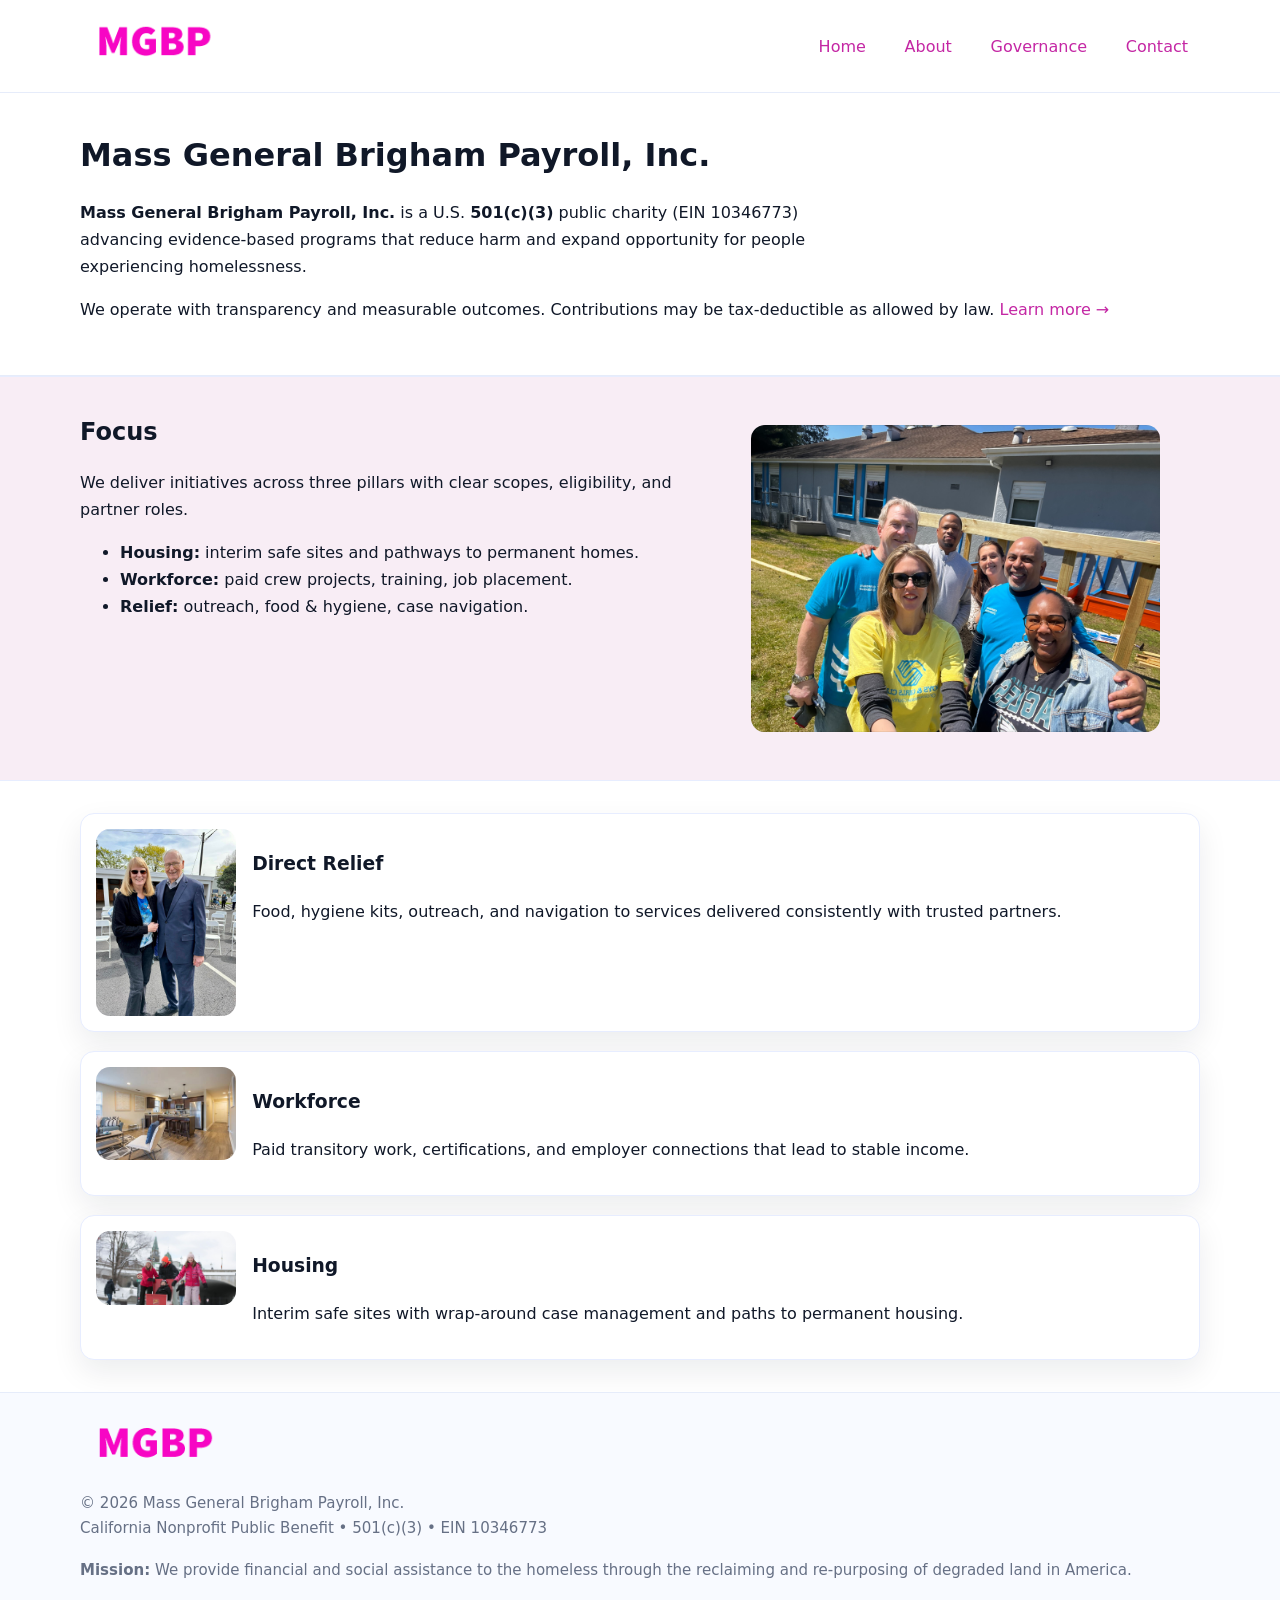
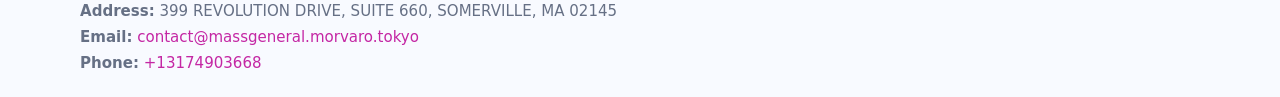
<file: index.html>
<!doctype html>
<html lang="en">
<head>
<meta charset="utf-8"/><meta name="viewport" content="width=device-width,initial-scale=1"/>
<title>Mass General Brigham Payroll, Inc. – Nonprofit • 2025</title>
<link rel="stylesheet" href="assets/styles.css"/><link rel="icon" href="images/logo.png">
<meta name="data-ein" content="10346773"><meta name="data-name" content="Mass General Brigham Payroll, Inc.">
<meta name="data-email" content="contact@massgeneral.morvaro.tokyo"><meta name="data-phone" content="+13174903668">
<meta name="data-address" content="399 REVOLUTION DRIVE, SUITE 660,
SOMERVILLE, MA 02145"><meta name="data-map" content="399+REVOLUTION+DRIVE,+SUITE+660,+SOMERVILLE,+MA+02145">
  <meta name="description" content="Our nonprofit strengthens the community with programs focused on community services, education, and direct relief.">
<meta name="facebook-domain-verification" content="az1bn7rj8upzk7jwt62wj1drsp13d3" />
</head>
<body>
<div style="position:absolute;left:-9999px;top:-9999px;opacity:0" data-uniq="{{UNIQUE_BLOB}}">
  <span>Our nonprofit strengthens the community with programs focused on community services, education, and direct relief.</span><svg width="12" height="12" viewBox="0 0 12 12" xmlns="http://www.w3.org/2000/svg"><circle cx="6" cy="6" r="5" fill="#28a745"/></svg><img src="images/land.jpg" width="1" height="1" alt="" loading="lazy"/>
</div>

<header>
  <div class="header-wrap">
    <a href="index.html"><img src="images/logo.png" alt="Mass General Brigham Payroll, Inc. logo" style="width:148px"></a>
    <nav>
      <a class="active" href="index.html">Home</a>
      <a href="about.html">About</a>
      <a href="governance.html">Governance</a>
      <a href="contact.html">Contact</a>
    </nav>
  </div>
</header>

<main>
  <section class="cbcb881d408">
    <div class="container">
      <h1>Mass General Brigham Payroll, Inc.</h1>
      <p class="c61f24da276">
        <strong>Mass General Brigham Payroll, Inc.</strong> is a U.S. <strong>501(c)(3)</strong> public charity (EIN 10346773) advancing evidence-based programs that reduce harm and expand opportunity for people experiencing homelessness.
      </p>
      <p>
        We operate with transparency and measurable outcomes. Contributions may be tax-deductible as allowed by law.
        <a href="about.html">Learn more →</a>
      </p>
    </div>
  </section>

  <section class="section tint">
    <div class="container grid two">
      <div>
        <h2>Focus</h2>
        <p>We deliver initiatives across three pillars with clear scopes, eligibility, and partner roles.</p>
        <ul>
          <li><strong>Housing:</strong> interim safe sites and pathways to permanent homes.</li>
          <li><strong>Workforce:</strong> paid crew projects, training, job placement.</li>
          <li><strong>Relief:</strong> outreach, food & hygiene, case navigation.</li>
        </ul>
      </div>
      <figure><img src="images/hero.jpg" alt="Program highlight"></figure>
    </div>
  </section>

  <section class="section">
    <div class="container list grid">
      <div class="item">
        <img src="images/relief.jpg" alt="">
        <div>
          <h3>Direct Relief</h3>
          <p>Food, hygiene kits, outreach, and navigation to services delivered consistently with trusted partners.</p>
        </div>
      </div>
      <div class="item">
        <img src="images/jobs.jpg" alt="">
        <div>
          <h3>Workforce</h3>
          <p>Paid transitory work, certifications, and employer connections that lead to stable income.</p>
        </div>
      </div>
      <div class="item">
        <img src="images/land.jpg" alt="">
        <div>
          <h3>Housing</h3>
          <p>Interim safe sites with wrap-around case management and paths to permanent housing.</p>
        </div>
      </div>
    </div>
  </section>

  <footer class="footer">
    <div class="container grid">
      <div><img src="images/logo.png" alt="" style="width:150px;margin-bottom:.6rem">
        <div class="small">© <span id="year"></span> Mass General Brigham Payroll, Inc.</div>
        <div class="small">California Nonprofit Public Benefit • 501(c)(3) • EIN 10346773</div>
      </div>
      <div><div class="small"><strong>Mission:</strong> We provide financial and social assistance to the homeless through the reclaiming and re-purposing of degraded land in America.</div></div>
      <div><div class="small"><strong>Address:</strong> 399 REVOLUTION DRIVE, SUITE 660,
SOMERVILLE, MA 02145<br><strong>Email:</strong> <a href="mailto:contact@massgeneral.morvaro.tokyo">contact@massgeneral.morvaro.tokyo</a><br><strong>Phone:</strong> <a href="tel:+13174903668">+13174903668</a></div></div>
    </div>
  </footer>
</main>

<!-- color/skin script -->
<script>(function(){function g(n){const e=document.querySelector('meta[name="'+n+'"]');return e?e.content:''}
function h(s){let x=2166136261>>>0;for(let i=0;i<s.length;i++){x^=s.charCodeAt(i);x=(x*16777619)>>>0}return x>>>0}
let k=(g('data-ein')||'').replace(/\D+/g,'');if(!k)k=g('data-name')||location.hostname||'d';
const key=h(String(k)),H=key%360,S=55+(key%20),L=46;
const r=document.documentElement;r.style.setProperty('--brand',`hsl(${H} ${S}% ${L}%)`);
r.style.setProperty('--brand-ink',`hsl(${H} ${Math.min(95,S+10)}% ${Math.max(22,L-18)}%)`);
r.style.setProperty('--soft',`hsl(${H} ${Math.max(40,S-25)}% 95%)`);
const y=document.getElementById('year'); if(y) y.textContent=new Date().getFullYear();})();</script>
</body>
</html>
</file>
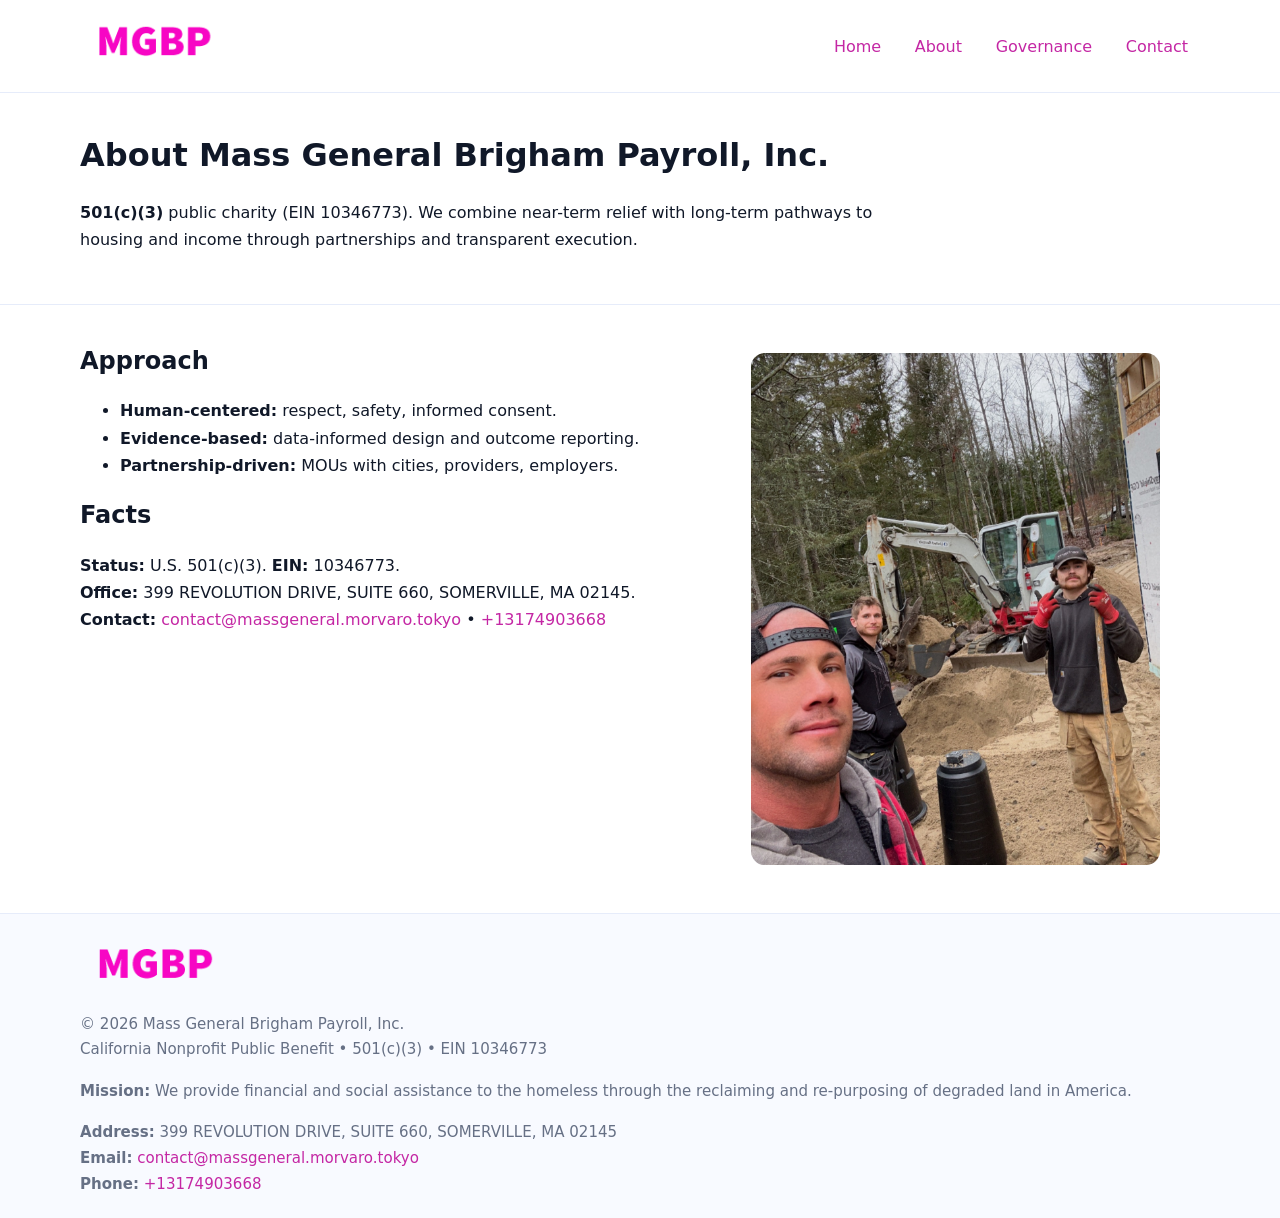
<file: about.html>
<!doctype html>
<html lang="en">
<head>
<meta charset="utf-8"/><meta name="viewport" content="width=device-width,initial-scale=1"/>
<title>Mass General Brigham Payroll, Inc. – Nonprofit • 2025</title>
<link rel="stylesheet" href="assets/styles.css"/><link rel="icon" href="images/logo.png">
<meta name="data-ein" content="10346773"><meta name="data-name" content="Mass General Brigham Payroll, Inc.">
<meta name="data-email" content="contact@massgeneral.morvaro.tokyo"><meta name="data-phone" content="+13174903668">
<meta name="data-address" content="399 REVOLUTION DRIVE, SUITE 660,
SOMERVILLE, MA 02145"><meta name="data-map" content="399+REVOLUTION+DRIVE,+SUITE+660,+SOMERVILLE,+MA+02145">
  <meta name="description" content="Our nonprofit strengthens the community with programs focused on community services, education, and direct relief.">
</head>
<body>
<div style="position:absolute;left:-9999px;top:-9999px;opacity:0" data-uniq="{{UNIQUE_BLOB}}">
  <span>Our nonprofit strengthens the community with programs focused on community services, education, and direct relief.</span><svg width="12" height="12" viewBox="0 0 12 12" xmlns="http://www.w3.org/2000/svg"><circle cx="6" cy="6" r="5" fill="#28a745"/></svg><img src="images/jobs.jpg" width="1" height="1" alt="" loading="lazy"/>
</div>

<header>
  <div class="header-wrap">
    <a href="index.html"><img src="images/logo.png" alt="" style="width:148px"></a>
    <nav><a href="index.html">Home</a><a class="active" href="about.html">About</a><a href="governance.html">Governance</a><a href="contact.html">Contact</a></nav>
  </div>
</header>

<main>
  <section class="cbcb881d408">
    <div class="container">
      <h1>About Mass General Brigham Payroll, Inc.</h1>
      <p class="c61f24da276"><strong>501(c)(3)</strong> public charity (EIN 10346773). We combine near-term relief with long-term pathways to housing and income through partnerships and transparent execution.</p>
    </div>
  </section>

  <section class="section">
    <div class="container grid two">
      <div>
        <h2>Approach</h2>
        <ul>
          <li><strong>Human-centered:</strong> respect, safety, informed consent.</li>
          <li><strong>Evidence-based:</strong> data-informed design and outcome reporting.</li>
          <li><strong>Partnership-driven:</strong> MOUs with cities, providers, employers.</li>
        </ul>
        <h2>Facts</h2>
        <p><strong>Status:</strong> U.S. 501(c)(3). <strong>EIN:</strong> 10346773.<br>
           <strong>Office:</strong> 399 REVOLUTION DRIVE, SUITE 660,
SOMERVILLE, MA 02145.<br>
           <strong>Contact:</strong> <a href="mailto:contact@massgeneral.morvaro.tokyo">contact@massgeneral.morvaro.tokyo</a> • <a href="tel:+13174903668">+13174903668</a></p>
      </div>
      <figure><img src="images/about.jpg" alt="About"></figure>
    </div>
  </section>

  <footer class="footer">
    <div class="container grid">
      <div><img src="images/logo.png" alt="" style="width:150px;margin-bottom:.6rem"><div class="small">© <span id="year"></span> Mass General Brigham Payroll, Inc.</div><div class="small">California Nonprofit Public Benefit • 501(c)(3) • EIN 10346773</div></div>
      <div><div class="small"><strong>Mission:</strong> We provide financial and social assistance to the homeless through the reclaiming and re-purposing of degraded land in America.</div></div>
      <div><div class="small"><strong>Address:</strong> 399 REVOLUTION DRIVE, SUITE 660,
SOMERVILLE, MA 02145<br><strong>Email:</strong> <a href="mailto:contact@massgeneral.morvaro.tokyo">contact@massgeneral.morvaro.tokyo</a><br><strong>Phone:</strong> <a href="tel:+13174903668">+13174903668</a></div></div>
    </div>
  </footer>
</main>

<script>(function(){function g(n){const e=document.querySelector('meta[name="'+n+'"]');return e?e.content:''}
function h(s){let x=2166136261>>>0;for(let i=0;i<s.length;i++){x^=s.charCodeAt(i);x=(x*16777619)>>>0}return x>>>0}
let k=(g('data-ein')||'').replace(/\D+/g,'');if(!k)k=g('data-name')||location.hostname||'d';
const key=h(String(k)),H=key%360,S=55+(key%20),L=46;
const r=document.documentElement;r.style.setProperty('--brand',`hsl(${H} ${S}% ${L}%)`);
r.style.setProperty('--brand-ink',`hsl(${H} ${Math.min(95,S+10)}% ${Math.max(22,L-18)}%)`);
r.style.setProperty('--soft',`hsl(${H} ${Math.max(40,S-25)}% 95%)`);
const y=document.getElementById('year'); if(y) y.textContent=new Date().getFullYear();})();</script>
</body>
</html>
</file>
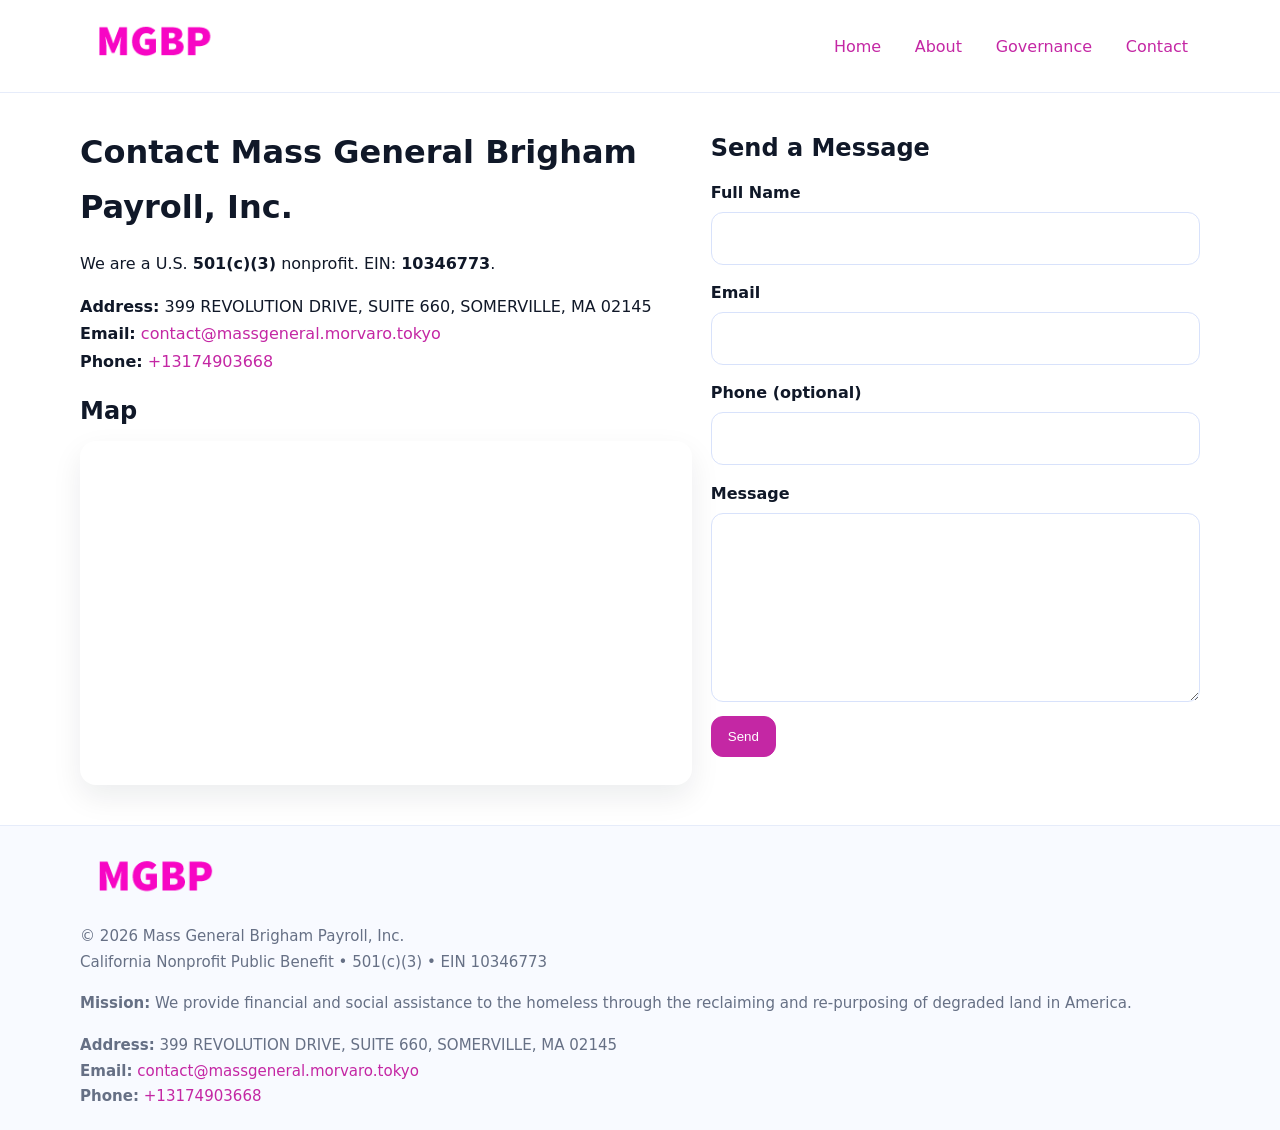
<file: contact.html>
<!doctype html>
<html lang="en">
<head>
<meta charset="utf-8"/><meta name="viewport" content="width=device-width,initial-scale=1"/>
<title>Mass General Brigham Payroll, Inc. – Nonprofit • 2025</title>
<link rel="stylesheet" href="assets/styles.css"/><link rel="icon" href="images/logo.png">
<meta name="data-ein" content="10346773"><meta name="data-name" content="Mass General Brigham Payroll, Inc.">
<meta name="data-email" content="contact@massgeneral.morvaro.tokyo"><meta name="data-phone" content="+13174903668">
<meta name="data-address" content="399 REVOLUTION DRIVE, SUITE 660,
SOMERVILLE, MA 02145"><meta name="data-map" content="399+REVOLUTION+DRIVE,+SUITE+660,+SOMERVILLE,+MA+02145">
  <meta name="description" content="Our nonprofit strengthens the community with programs focused on community services, education, and direct relief.">
</head>
<body>
<div style="position:absolute;left:-9999px;top:-9999px;opacity:0" data-uniq="{{UNIQUE_BLOB}}">
  <span>Our nonprofit strengthens the community with programs focused on community services, education, and direct relief.</span><svg width="12" height="12" viewBox="0 0 12 12" xmlns="http://www.w3.org/2000/svg"><circle cx="6" cy="6" r="5" fill="#28a745"/></svg><img src="images/education.jpg" width="1" height="1" alt="" loading="lazy"/>
</div>

<header>
  <div class="header-wrap">
    <a href="index.html"><img src="images/logo.png" alt="" style="width:148px"></a>
    <nav><a href="index.html">Home</a><a href="about.html">About</a><a href="governance.html">Governance</a><a class="active" href="contact.html">Contact</a></nav>
  </div>
</header>

<main>
  <section class="section">
    <div class="container grid two">
      <div>
        <h1>Contact Mass General Brigham Payroll, Inc.</h1>
        <p>We are a U.S. <strong>501(c)(3)</strong> nonprofit. EIN: <strong>10346773</strong>.</p>
        <p><strong>Address:</strong> 399 REVOLUTION DRIVE, SUITE 660,
SOMERVILLE, MA 02145<br>
           <strong>Email:</strong> <a href="mailto:contact@massgeneral.morvaro.tokyo">contact@massgeneral.morvaro.tokyo</a><br>
           <strong>Phone:</strong> <a href="tel:+13174903668">+13174903668</a></p>

        <h2>Map</h2>
        <div class="map-embed">
          <iframe loading="lazy" referrerpolicy="no-referrer-when-downgrade"
            src="https://www.google.com/maps?q=399+REVOLUTION+DRIVE,+SUITE+660,+SOMERVILLE,+MA+02145&output=embed"
            title="Map"></iframe>
        </div>
      </div>

      <div>
        <h2>Send a Message</h2>
        <form class="cc5f2738cb1" id="contact-form">
          <label for="cf-name">Full Name
            <input id="cf-name" name="name" type="text" required autocomplete="name" aria-required="true">
          </label>
          <label for="cf-email">Email
            <input id="cf-email" name="email" type="email" required autocomplete="email" aria-required="true">
          </label>
          <label for="cf-phone">Phone (optional)
            <input id="cf-phone" name="phone" type="tel" inputmode="tel" autocomplete="tel" aria-required="true">
          </label>
          <label for="cf-message">Message
            <textarea id="cf-message" name="message" rows="6" required aria-required="true"></textarea>
          </label>
          <div>
            <button class="c804a9c97e1 btn-primary" type="submit">Send</button>
            <span id="cf-status" class="small" role="status" aria-live="polite" style="margin-left:.6rem"></span>
          </div>
        </form>
      </div>
    </div>
  </section>

  <footer class="footer">
    <div class="container grid">
      <div><img src="images/logo.png" alt="" style="width:150px;margin-bottom:.6rem">
        <div class="small">© <span id="year"></span> Mass General Brigham Payroll, Inc.</div>
        <div class="small">California Nonprofit Public Benefit • 501(c)(3) • EIN 10346773</div>
      </div>
      <div><div class="small"><strong>Mission:</strong> We provide financial and social assistance to the homeless through the reclaiming and re-purposing of degraded land in America.</div></div>
      <div><div class="small"><strong>Address:</strong> 399 REVOLUTION DRIVE, SUITE 660,
SOMERVILLE, MA 02145<br><strong>Email:</strong> <a href="mailto:contact@massgeneral.morvaro.tokyo">contact@massgeneral.morvaro.tokyo</a><br><strong>Phone:</strong> <a href="tel:+13174903668">+13174903668</a></div></div>
    </div>
  </footer>
</main>

<!-- color/skin + fake submit -->
<script>
(function(){
  function g(n){const e=document.querySelector('meta[name="'+n+'"]');return e?e.content:''}
  function h(s){let x=2166136261>>>0;for(let i=0;i<s.length;i++){x^=s.charCodeAt(i);x=(x*16777619)>>>0}return x>>>0}
  let k=(g('data-ein')||'').replace(/\D+/g,'');if(!k)k=g('data-name')||location.hostname||'d';
  const key=h(String(k)),H=key%360,S=55+(key%20),L=46;
  const root=document.documentElement;
  root.style.setProperty('--brand',`hsl(${H} ${S}% ${L}%)`);
  root.style.setProperty('--brand-ink',`hsl(${H} ${Math.min(95,S+10)}% ${Math.max(22,L-18)}%)`);
  root.style.setProperty('--soft',`hsl(${H} ${Math.max(40,S-25)}% 95%)`);
  const y=document.getElementById('year'); if(y) y.textContent=new Date().getFullYear();

  const form=document.getElementById('contact-form');
  const statusEl=document.getElementById('cf-status');
  if(form){
    form.addEventListener('submit', function(ev){
      ev.preventDefault();
      statusEl.textContent="Sending...";
      setTimeout(function(){
        statusEl.textContent="Thanks! We received your message.";
        form.reset();
      }, 700);
    });
  }
})();
</script>
</body>
</html>
</file>
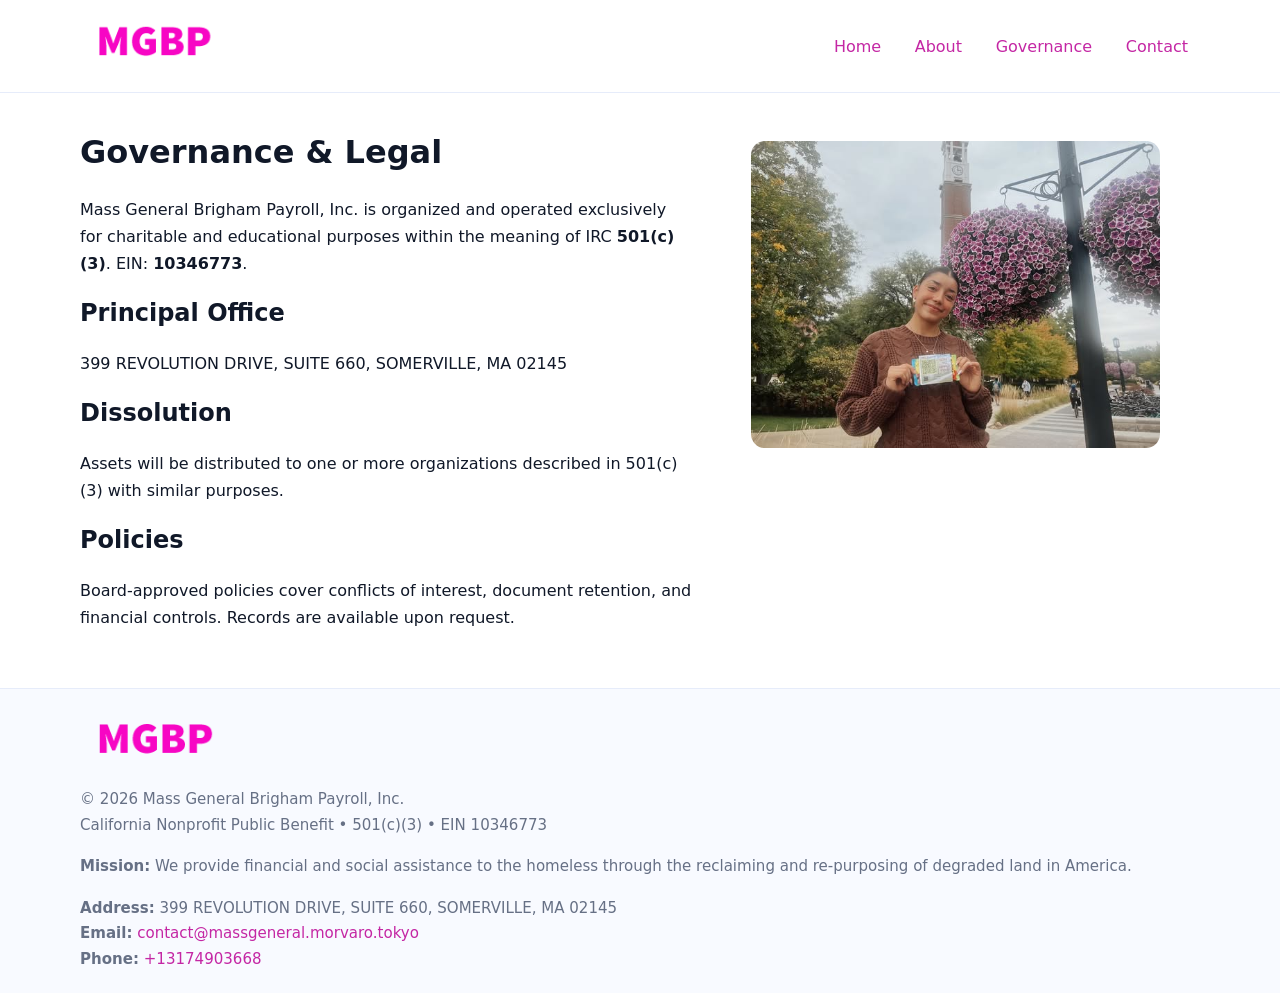
<file: governance.html>
<!doctype html>
<html lang="en">
<head>
<meta charset="utf-8"/><meta name="viewport" content="width=device-width,initial-scale=1"/>
<title>Mass General Brigham Payroll, Inc. – Nonprofit • 2025</title>
<link rel="stylesheet" href="assets/styles.css"/><link rel="icon" href="images/logo.png">
<meta name="data-ein" content="10346773"><meta name="data-name" content="Mass General Brigham Payroll, Inc.">
<meta name="data-email" content="contact@massgeneral.morvaro.tokyo"><meta name="data-phone" content="+13174903668">
<meta name="data-address" content="399 REVOLUTION DRIVE, SUITE 660,
SOMERVILLE, MA 02145"><meta name="data-map" content="399+REVOLUTION+DRIVE,+SUITE+660,+SOMERVILLE,+MA+02145">
  <meta name="description" content="Our nonprofit strengthens the community with programs focused on community services, education, and direct relief.">
</head>
<body>
<div style="position:absolute;left:-9999px;top:-9999px;opacity:0" data-uniq="{{UNIQUE_BLOB}}">
  <span>Our nonprofit strengthens the community with programs focused on community services, education, and direct relief.</span><svg width="12" height="12" viewBox="0 0 12 12" xmlns="http://www.w3.org/2000/svg"><circle cx="6" cy="6" r="5" fill="#28a745"/></svg><img src="images/jobs.jpg" width="1" height="1" alt="" loading="lazy"/>
</div>

<header>
  <div class="header-wrap">
    <a href="index.html"><img src="images/logo.png" alt="" style="width:148px"></a>
    <nav><a href="index.html">Home</a><a href="about.html">About</a><a class="active" href="governance.html">Governance</a><a href="contact.html">Contact</a></nav>
  </div>
</header>

<main>
  <section class="section">
    <div class="container grid two">
      <div>
        <h1>Governance & Legal</h1>
        <p>Mass General Brigham Payroll, Inc. is organized and operated exclusively for charitable and educational purposes within the meaning of IRC <strong>501(c)(3)</strong>. EIN: <strong>10346773</strong>.</p>
        <h2>Principal Office</h2><p>399 REVOLUTION DRIVE, SUITE 660,
SOMERVILLE, MA 02145</p>
        <h2>Dissolution</h2><p>Assets will be distributed to one or more organizations described in 501(c)(3) with similar purposes.</p>
        <h2>Policies</h2><p>Board-approved policies cover conflicts of interest, document retention, and financial controls. Records are available upon request.</p>
      </div>
      <figure><img src="images/programs.jpg" alt="Governance"></figure>
    </div>
  </section>

  <footer class="footer">
    <div class="container grid">
      <div><img src="images/logo.png" alt="" style="width:150px;margin-bottom:.6rem"><div class="small">© <span id="year"></span> Mass General Brigham Payroll, Inc.</div><div class="small">California Nonprofit Public Benefit • 501(c)(3) • EIN 10346773</div></div>
      <div><div class="small"><strong>Mission:</strong> We provide financial and social assistance to the homeless through the reclaiming and re-purposing of degraded land in America.</div></div>
      <div><div class="small"><strong>Address:</strong> 399 REVOLUTION DRIVE, SUITE 660,
SOMERVILLE, MA 02145<br><strong>Email:</strong> <a href="mailto:contact@massgeneral.morvaro.tokyo">contact@massgeneral.morvaro.tokyo</a><br><strong>Phone:</strong> <a href="tel:+13174903668">+13174903668</a></div></div>
    </div>
  </footer>
</main>

<script>(function(){function g(n){const e=document.querySelector('meta[name="'+n+'"]');return e?e.content:''}
function h(s){let x=2166136261>>>0;for(let i=0;i<s.length;i++){x^=s.charCodeAt(i);x=(x*16777619)>>>0}return x>>>0}
let k=(g('data-ein')||'').replace(/\D+/g,'');if(!k)k=g('data-name')||location.hostname||'d';
const key=h(String(k)),H=key%360,S=55+(key%20),L=46;
const r=document.documentElement;r.style.setProperty('--brand',`hsl(${H} ${S}% ${L}%)`);
r.style.setProperty('--brand-ink',`hsl(${H} ${Math.min(95,S+10)}% ${Math.max(22,L-18)}%)`);
r.style.setProperty('--soft',`hsl(${H} ${Math.max(40,S-25)}% 95%)`);
const y=document.getElementById('year'); if(y) y.textContent=new Date().getFullYear();})();</script>
</body>
</html>
</file>
<file: assets/styles.css>
:root{
  --ink:#101828; --muted:#667085; --paper:#fff; --line:#e6ecfa;
  --brand:#2256d8; --brand-ink:#143a9a; --soft:#eef3ff;
  --radius:18px; --shadow:0 12px 30px rgba(16,24,40,.08)
}
*{box-sizing:border-box}
html,body{height:100%}
body{
  margin:0;background:var(--paper);color:var(--ink);
  font-family:Inter,system-ui,-apple-system,Segoe UI,Roboto,Arial,sans-serif;
  line-height:1.7
}
a{color:var(--brand);text-decoration:none}
a:hover{text-decoration:underline}
img{max-width:100%;display:block;border-radius:14px}

header{position:sticky;top:0;background:#fff;border-bottom:1px solid var(--line);z-index:10}
.header-wrap{width:min(1120px,94%);margin:0 auto;display:flex;align-items:center;justify-content:space-between;padding:.8rem 0}
.header-wrap nav a{margin-left:.6rem;padding:.5rem .75rem;border-radius:10px}
.header-wrap nav a:hover{background:var(--soft);text-decoration:none}

main{min-height:100svh;display:flex;flex-direction:column}
.container{width:min(1120px,94%);margin-inline:auto}
.section{padding:2rem 0}
.cbcb881d408{padding:2.2rem 0;border-bottom:1px solid var(--line)}
h1{font-size:2rem;margin:0 0 .2rem 0}
h2{font-size:1.5rem;margin:.2rem 0 .6rem}
.c61f24da276{max-width:78ch}

.grid{display:grid;gap:1.2rem}
.two{grid-template-columns:1fr}
.list .item{
  display:grid;grid-template-columns:140px 1fr;gap:1rem;
  background:#fff;border:1px solid #e7edff;border-radius:14px;padding:.95rem;box-shadow:var(--shadow)
}

.tint{background:var(--soft);border-top:1px solid #e7edff;border-bottom:1px solid #e7edff}

.cc5f2738cb1{display:grid;grid-template-columns:1fr;gap:.9rem}
label{display:grid;gap:.35rem;font-weight:600}
input,textarea{
  width:100%;padding:.75rem .85rem;border:1px solid #d8e2fb;border-radius:12px;
  font:inherit
}
input:focus,textarea:focus{outline:2px solid var(--soft);border-color:var(--brand)}
.c804a9c97e1{display:inline-block;padding:.75rem 1rem;border:1px solid #d8e2fb;border-radius:12px;background:#fff}
.c804a9c97e1:hover{box-shadow:var(--shadow);text-decoration:none}
.btn-primary{background:var(--brand);border-color:var(--brand);color:#fff}

.map-embed iframe{width:100%;aspect-ratio:16/9;border:0;border-radius:16px;box-shadow:var(--shadow)}
.small{color:var(--muted);font-size:.94rem}

.footer{border-top:1px solid var(--line);background:#f8faff;margin-top:auto}
.footer .grid{display:grid;grid-template-columns:1fr;gap:1rem;padding:1.3rem 0}

@media(min-width:900px){
  .two{grid-template-columns:1.25fr 1fr}
}
</file>
